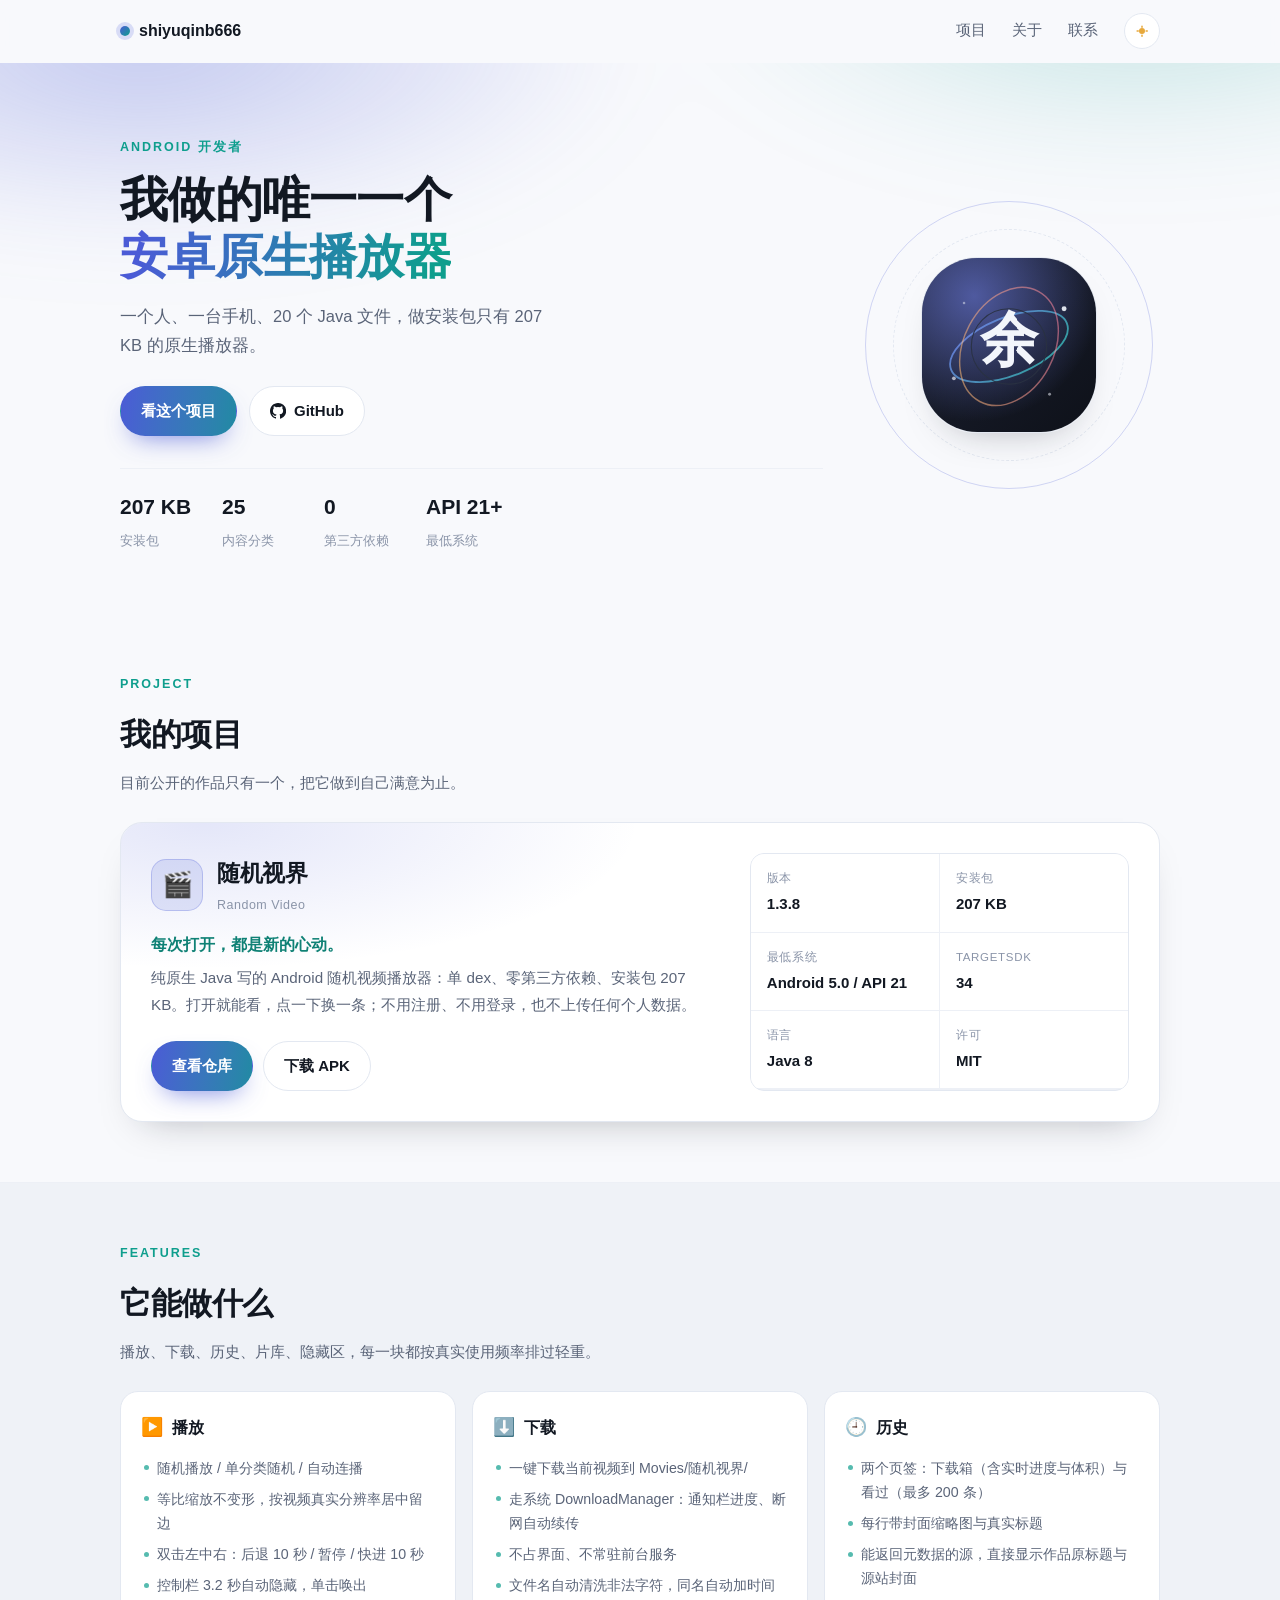
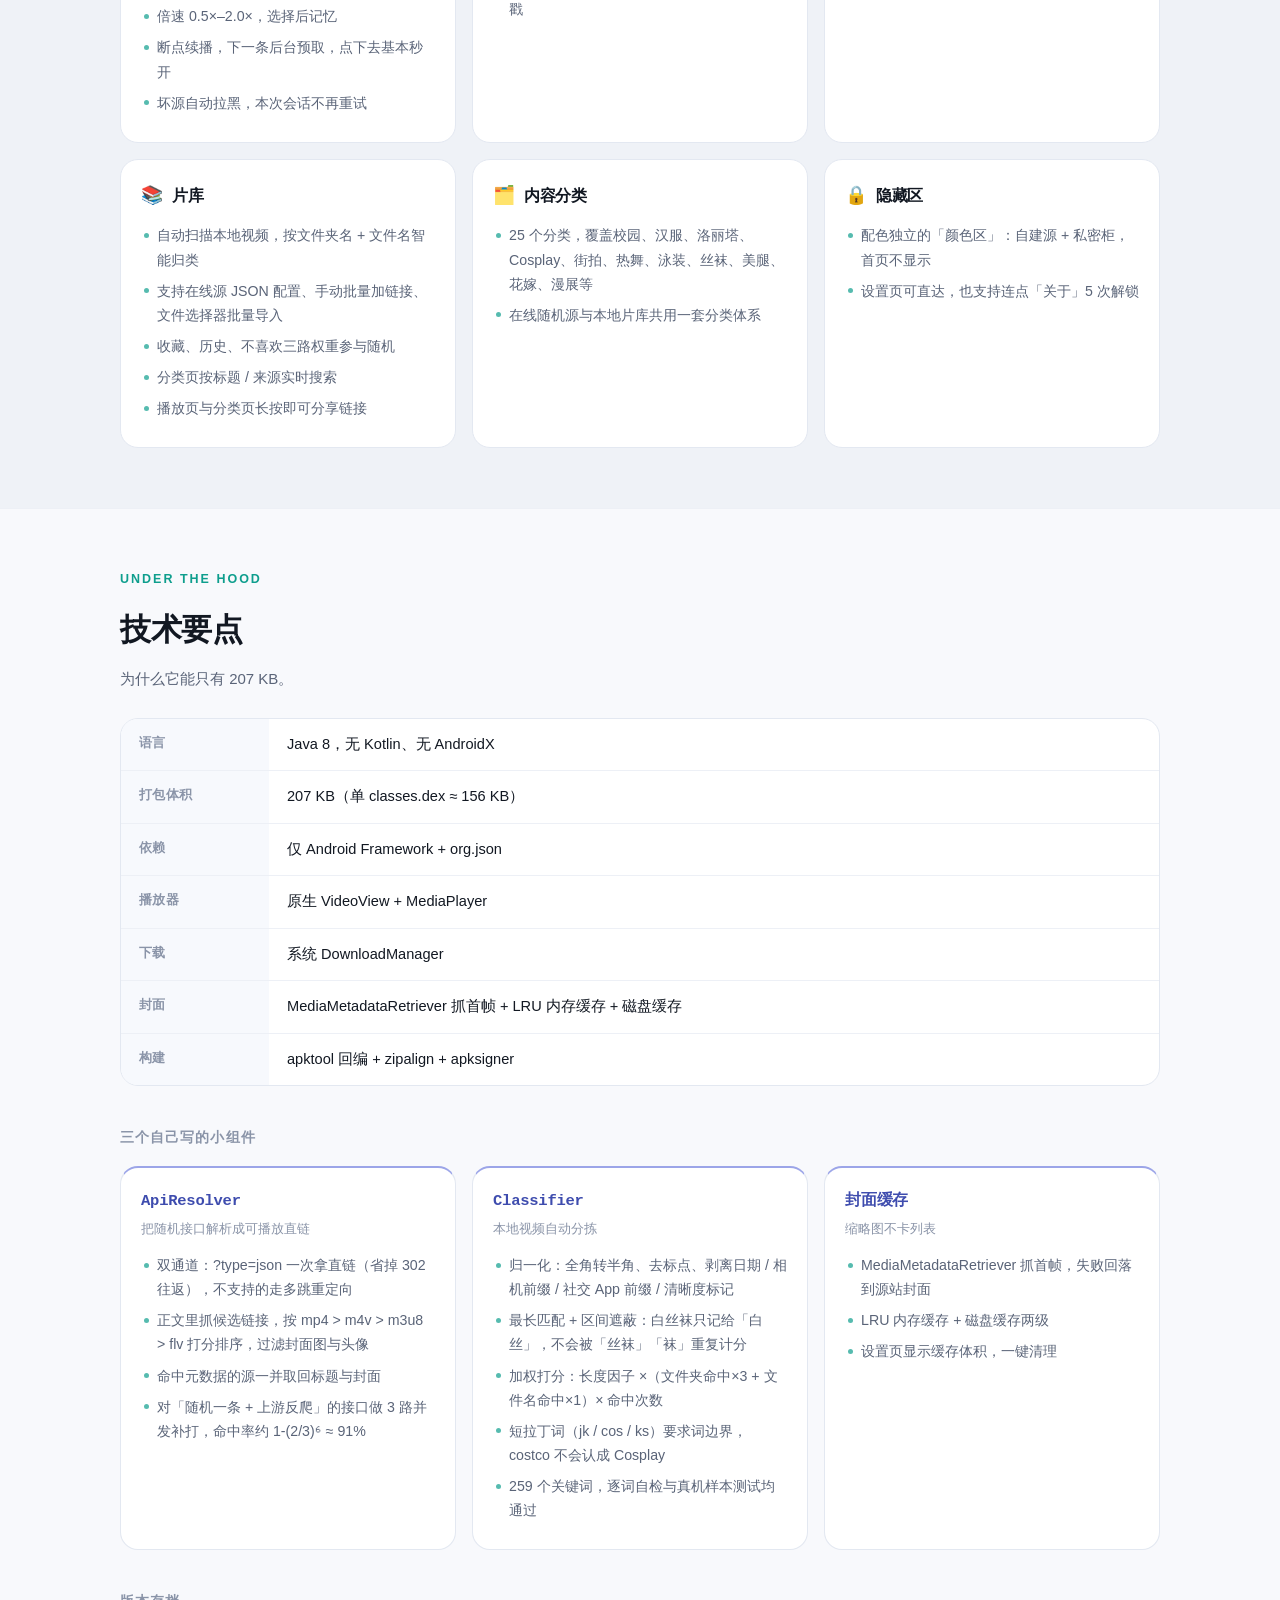
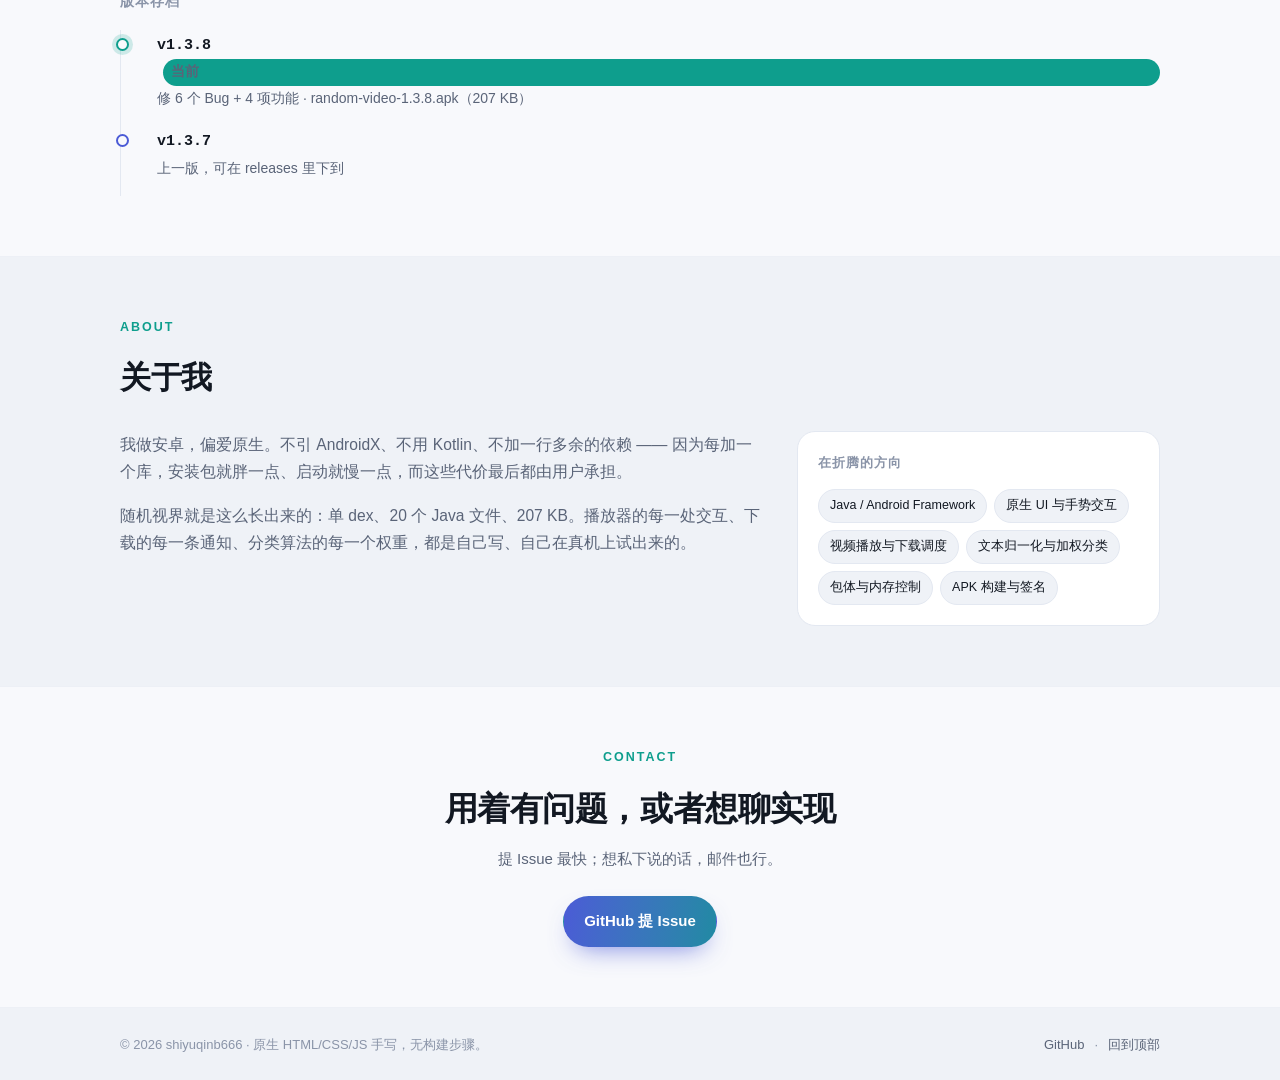
<file: index.html>
<!DOCTYPE html>
<html lang="zh-CN" data-theme="dark">
<head>
<meta charset="utf-8">
<meta name="viewport" content="width=device-width, initial-scale=1">
<title>随机视界 · 一个 207 KB 的安卓原生播放器</title>
<meta name="description" content="随机视界（Random Video）：纯原生 Java 写的安卓随机视频播放器，单 dex、零第三方依赖、安装包 207 KB。">
<meta name="theme-color" content="#0b0d12">
<meta property="og:type" content="website">
<meta property="og:title" content="随机视界 · 一个 207 KB 的安卓原生播放器">
<meta property="og:description" content="打开就能看，点一下换一条。不用注册、不用登录、不上传任何个人数据。">
<meta property="og:image" content="assets/img/avatar.svg">
<link rel="icon" href="assets/img/favicon.svg" type="image/svg+xml">
<link rel="stylesheet" href="assets/css/style.css">
</head>
<body>
<a class="skip" href="#project">跳到项目</a>

<header class="nav" id="nav">
  <div class="wrap nav-inner">
    <a class="brand" href="#top">
      <span class="brand-dot"></span>
      <span id="brandName">我的作品集</span>
    </a>
    <nav class="nav-links" aria-label="主导航">
      <a href="#project">项目</a>
      <a href="#about">关于</a>
      <a href="#contact">联系</a>
    </nav>
    <button class="theme-btn" id="themeBtn" type="button" aria-label="切换主题" title="深色 / 浅色">
      <svg viewBox="0 0 24 24" width="18" height="18" aria-hidden="true"><path class="sun" d="M12 4.5a1 1 0 0 1 1 1V7a1 1 0 1 1-2 0V5.5a1 1 0 0 1 1-1Zm0 12a1 1 0 0 1 1 1v1.5a1 1 0 1 1-2 0V17.5a1 1 0 0 1 1-1ZM4.5 12a1 1 0 0 1 1-1H7a1 1 0 1 1 0 2H5.5a1 1 0 0 1-1-1Zm12 0a1 1 0 0 1 1-1h1.5a1 1 0 1 1 0 2H17.5a1 1 0 0 1-1-1ZM12 8a4 4 0 1 0 0 8 4 4 0 0 0 0-8Z"/></svg>
    </button>
  </div>
</header>

<main id="top">
  <!-- ================= HERO ================= -->
  <section class="hero">
    <div class="hero-glow" aria-hidden="true"></div>
    <div class="wrap hero-inner">
      <div class="hero-text">
        <p class="eyebrow" id="heroRole">Android 开发者</p>
        <h1 class="hero-title">我做的唯一一个<br><span class="grad">安卓原生播放器</span></h1>
        <p class="hero-sub" id="heroTagline">一个人、一台手机、20 个 Java 文件，做安装包只有 207 KB 的原生播放器。</p>
        <div class="hero-actions">
          <a class="btn btn-primary" href="#project">看这个项目</a>
          <a class="btn btn-ghost" id="ghBtn" href="#" hidden target="_blank" rel="noopener">
            <svg viewBox="0 0 16 16" width="16" height="16" aria-hidden="true"><path fill="currentColor" d="M8 0C3.58 0 0 3.58 0 8c0 3.54 2.29 6.53 5.47 7.59.4.07.55-.17.55-.38v-1.33c-2.23.48-2.7-1.07-2.7-1.07-.36-.92-.89-1.17-.89-1.17-.73-.5.05-.49.05-.49.8.06 1.23.82 1.23.82.72 1.23 1.88.87 2.34.67.07-.52.28-.87.51-1.07-1.78-.2-3.64-.89-3.64-3.95 0-.87.31-1.59.82-2.15-.08-.2-.36-1.02.08-2.12 0 0 .67-.21 2.2.82a7.6 7.6 0 0 1 4 0c1.53-1.03 2.2-.82 2.2-.82.44 1.1.16 1.92.08 2.12.51.56.82 1.28.82 2.15 0 3.07-1.87 3.75-3.65 3.95.29.25.54.73.54 1.48v2.2c0 .21.15.46.55.38A8 8 0 0 0 8 0Z"/></svg>
            GitHub
          </a>
        </div>
        <ul class="hero-stats" id="heroStats"></ul>
      </div>
      <div class="hero-art" aria-hidden="true">
        <div class="ring ring-1"></div>
        <div class="ring ring-2"></div>
        <img class="avatar" src="assets/img/avatar.svg" alt="" width="200" height="200">
      </div>
    </div>
  </section>

  <!-- ================= 项目 ================= -->
  <section class="section" id="project">
    <div class="wrap">
      <div class="section-head">
        <div>
          <p class="eyebrow">Project</p>
          <h2>我的项目</h2>
          <p class="section-sub">目前公开的作品只有一个，把它做到自己满意为止。</p>
        </div>
      </div>

      <article class="showcase reveal">
        <div class="show-left">
          <div class="show-badge">
            <span class="show-emoji" id="pEmoji">🎬</span>
            <div>
              <h3 id="pName">随机视界</h3>
              <p id="pEn">Random Video</p>
            </div>
          </div>
          <p class="show-tagline" id="pTagline"></p>
          <p class="show-desc" id="pDesc"></p>
          <div class="show-actions">
            <a class="btn btn-primary" id="repoBtn" href="#" hidden target="_blank" rel="noopener">查看仓库</a>
            <a class="btn btn-ghost" id="dlBtn" href="#" hidden target="_blank" rel="noopener">下载 APK</a>
          </div>
        </div>
        <dl class="facts" id="pFacts"></dl>
      </article>
    </div>
  </section>

  <!-- ================= 功能 ================= -->
  <section class="section section-alt" id="features">
    <div class="wrap">
      <div class="section-head">
        <div>
          <p class="eyebrow">Features</p>
          <h2>它能做什么</h2>
          <p class="section-sub">播放、下载、历史、片库、隐藏区，每一块都按真实使用频率排过轻重。</p>
        </div>
      </div>
      <div class="feat-grid" id="featGrid"></div>
    </div>
  </section>

  <!-- ================= 技术 ================= -->
  <section class="section" id="tech">
    <div class="wrap">
      <div class="section-head">
        <div>
          <p class="eyebrow">Under the hood</p>
          <h2>技术要点</h2>
          <p class="section-sub">为什么它能只有 207 KB。</p>
        </div>
      </div>
      <div class="tech-wrap reveal">
        <table class="tech-table" id="techTable"></table>
      </div>

      <h3 class="sub-title">三个自己写的小组件</h3>
      <div class="mod-grid" id="modGrid"></div>

      <h3 class="sub-title">版本存档</h3>
      <ol class="timeline" id="buildList"></ol>
    </div>
  </section>

  <!-- ================= 关于 ================= -->
  <section class="section section-alt" id="about">
    <div class="wrap">
      <div class="section-head">
        <div>
          <p class="eyebrow">About</p>
          <h2>关于我</h2>
        </div>
      </div>
      <div class="about-grid">
        <div class="about-text" id="bioBox"></div>
        <aside class="about-side">
          <h3>在折腾的方向</h3>
          <ul class="chips" id="focusBox"></ul>
        </aside>
      </div>
    </div>
  </section>

  <!-- ================= 联系 ================= -->
  <section class="section" id="contact">
    <div class="wrap contact">
      <p class="eyebrow">Contact</p>
      <h2>用着有问题，或者想聊实现</h2>
      <p class="section-sub">提 Issue 最快；想私下说的话，邮件也行。</p>
      <div class="contact-actions">
        <a class="btn btn-primary" id="issueBtn" href="#" hidden target="_blank" rel="noopener">GitHub 提 Issue</a>
        <a class="btn btn-ghost" id="mailBtn" href="#" hidden>发邮件</a>
      </div>
    </div>
  </section>
</main>

<footer class="footer">
  <div class="wrap footer-inner">
    <p>© <span id="year"></span> <span id="footName">我的作品集</span> · 原生 HTML/CSS/JS 手写，无构建步骤。</p>
    <p class="footer-links">
      <a id="ghBtn2" href="#" hidden target="_blank" rel="noopener">GitHub</a>
      <span aria-hidden="true">·</span>
      <a href="#top">回到顶部</a>
    </p>
  </div>
</footer>

<script src="assets/js/projects.js"></script>
<script src="assets/js/app.js"></script>
</body>
</html>
</file>
<file: assets/css/style.css>
/* ============================================================
   随机视界 · 作品集站点样式
   手写 CSS，无框架、无构建
   ============================================================ */

:root {
  --bg: #0b0d12;
  --bg-soft: #10131b;
  --card: #141821;
  --card-2: #171c26;
  --line: #232936;
  --line-soft: #1a1f2a;
  --text: #e8ecf4;
  --muted: #97a2b6;
  --dim: #6b7688;
  --brand: #7c8cff;
  --brand-2: #35d6c4;
  --shadow: 0 20px 44px -24px rgba(0, 0, 0, .85);
  --radius: 18px;
  --maxw: 1080px;
}

html[data-theme="light"] {
  --bg: #f8f9fc;
  --bg-soft: #eff2f7;
  --card: #ffffff;
  --card-2: #f7f9fd;
  --line: #e3e8f1;
  --line-soft: #edf0f6;
  --text: #121822;
  --muted: #5a6478;
  --dim: #8a94a8;
  --brand: #4b5bd6;
  --brand-2: #0e9e8d;
  --shadow: 0 18px 38px -24px rgba(18, 24, 34, .35);
}

* { box-sizing: border-box; }
html { scroll-behavior: smooth; -webkit-text-size-adjust: 100%; }

body {
  margin: 0;
  background: var(--bg);
  color: var(--text);
  font: 16px/1.75 -apple-system, BlinkMacSystemFont, "Segoe UI", "PingFang SC",
        "Hiragino Sans GB", "Microsoft YaHei", "Noto Sans SC", sans-serif;
  -webkit-font-smoothing: antialiased;
  overflow-x: hidden;
}

img { max-width: 100%; display: block; }
a { color: inherit; text-decoration: none; }
h1, h2, h3, h4 { letter-spacing: -.015em; }

.wrap { width: 100%; max-width: var(--maxw); margin: 0 auto; padding: 0 20px; }

.skip {
  position: absolute; left: -9999px; top: 0; z-index: 99;
  background: var(--brand); color: #fff; padding: 10px 16px; border-radius: 0 0 8px 0;
}
.skip:focus { left: 0; }

/* ---------------- 导航 ---------------- */
.nav {
  position: sticky; top: 0; z-index: 40;
  background: color-mix(in srgb, var(--bg) 80%, transparent);
  backdrop-filter: saturate(160%) blur(14px);
  -webkit-backdrop-filter: saturate(160%) blur(14px);
  border-bottom: 1px solid transparent;
  transition: border-color .25s ease, background .25s ease;
}
.nav.scrolled { border-bottom-color: var(--line); }
.nav-inner { display: flex; align-items: center; gap: 14px; height: 62px; }

.brand { display: flex; align-items: center; gap: 9px; font-weight: 650; }
.brand-dot {
  width: 10px; height: 10px; border-radius: 50%;
  background: linear-gradient(135deg, var(--brand), var(--brand-2));
  box-shadow: 0 0 0 4px color-mix(in srgb, var(--brand) 18%, transparent);
}
.nav-links { margin-left: auto; display: flex; gap: 2px; }
.nav-links a {
  padding: 7px 12px; border-radius: 999px;
  color: var(--muted); font-size: 14.5px;
  transition: color .2s, background .2s;
}
.nav-links a:hover { color: var(--text); background: var(--line-soft); }

.theme-btn {
  display: grid; place-items: center;
  width: 36px; height: 36px; border-radius: 50%;
  border: 1px solid var(--line); background: var(--card);
  color: var(--muted); cursor: pointer;
  transition: color .2s, border-color .2s, transform .25s;
}
.theme-btn:hover { color: var(--text); border-color: var(--dim); transform: rotate(18deg); }
.theme-btn .sun { fill: currentColor; }
html[data-theme="light"] .theme-btn .sun { fill: #e7a83b; }

/* ---------------- Hero ---------------- */
.hero { position: relative; padding: 74px 0 60px; overflow: hidden; }
.hero-glow {
  position: absolute; inset: -45% -15% auto -15%; height: 520px; pointer-events: none;
  background:
    radial-gradient(42% 52% at 20% 44%, color-mix(in srgb, var(--brand) 32%, transparent), transparent 72%),
    radial-gradient(38% 48% at 80% 32%, color-mix(in srgb, var(--brand-2) 24%, transparent), transparent 72%);
  filter: blur(48px);
}
.hero-inner {
  position: relative;
  display: grid; grid-template-columns: 1.4fr .6fr;
  gap: 36px; align-items: center;
}

.eyebrow {
  margin: 0 0 12px; font-size: 12.5px; font-weight: 650;
  letter-spacing: .16em; text-transform: uppercase; color: var(--brand-2);
}
.hero-title {
  margin: 0 0 16px; font-size: clamp(28px, 5.2vw, 48px);
  line-height: 1.2; font-weight: 760;
}
.grad {
  background: linear-gradient(100deg, var(--brand) 6%, var(--brand-2) 94%);
  -webkit-background-clip: text; background-clip: text; color: transparent;
}
.hero-sub { margin: 0 0 26px; max-width: 46ch; color: var(--muted); font-size: 16.5px; }

.hero-actions { display: flex; flex-wrap: wrap; gap: 12px; }
.btn {
  display: inline-flex; align-items: center; gap: 8px;
  padding: 11px 20px; border-radius: 999px;
  font-size: 15px; font-weight: 620; border: 1px solid transparent;
  transition: transform .18s ease, box-shadow .22s ease, background .2s, border-color .2s, color .2s;
}
.btn[hidden] { display: none; }
.btn:hover { transform: translateY(-2px); }
.btn-primary {
  background: linear-gradient(100deg, var(--brand), color-mix(in srgb, var(--brand-2) 70%, var(--brand)));
  color: #fff; box-shadow: 0 12px 26px -12px color-mix(in srgb, var(--brand) 76%, transparent);
}
.btn-ghost { background: var(--card); border-color: var(--line); color: var(--text); }
.btn-ghost:hover { border-color: var(--dim); background: var(--card-2); }

.hero-stats {
  list-style: none; display: flex; flex-wrap: wrap; gap: 26px;
  margin: 32px 0 0; padding: 20px 0 0; border-top: 1px solid var(--line-soft);
}
.hero-stats li { min-width: 76px; }
.hero-stats b { display: block; font-size: 21px; font-weight: 720; }
.hero-stats span { font-size: 12.5px; color: var(--dim); }

.hero-art { position: relative; display: grid; place-items: center; min-height: 220px; }
.avatar {
  position: relative; z-index: 2;
  width: 176px; height: 176px; border-radius: 32%;
  border: 1px solid var(--line); box-shadow: var(--shadow);
}
.ring { position: absolute; border-radius: 50%; border: 1px dashed var(--line); animation: spin 28s linear infinite; }
.ring-1 { width: 232px; height: 232px; }
.ring-2 {
  width: 288px; height: 288px; border-style: solid;
  border-color: color-mix(in srgb, var(--brand) 24%, transparent);
  animation-duration: 44s; animation-direction: reverse;
}
@keyframes spin { to { transform: rotate(360deg); } }

/* ---------------- 区块 ---------------- */
.section { padding: 60px 0; }
.section-alt { background: var(--bg-soft); border-block: 1px solid var(--line-soft); }
.section-head { display: flex; justify-content: space-between; align-items: end; gap: 20px; flex-wrap: wrap; margin-bottom: 26px; }
.section h2 { margin: 0; font-size: clamp(23px, 3.4vw, 31px); font-weight: 730; }
.section-sub { margin: 8px 0 0; color: var(--muted); font-size: 15px; }
.sub-title { margin: 40px 0 16px; font-size: 13.5px; letter-spacing: .08em; text-transform: uppercase; color: var(--dim); }

/* ---------------- 项目主卡 ---------------- */
.showcase {
  display: grid; grid-template-columns: 1.5fr 1fr; gap: 30px;
  padding: 30px; border-radius: 22px;
  background: var(--card); border: 1px solid var(--line);
  box-shadow: var(--shadow); position: relative; overflow: hidden;
}
.showcase::before {
  content: ""; position: absolute; inset: 0; pointer-events: none;
  background: radial-gradient(60% 70% at 8% 0%, color-mix(in srgb, var(--brand) 15%, transparent), transparent 70%);
}
.show-left { position: relative; }
.show-badge { display: flex; align-items: center; gap: 14px; margin-bottom: 6px; }
.show-emoji {
  display: grid; place-items: center; width: 52px; height: 52px; flex: 0 0 52px;
  font-size: 25px; border-radius: 15px;
  background: color-mix(in srgb, var(--brand) 14%, transparent);
  border: 1px solid color-mix(in srgb, var(--brand) 26%, transparent);
}
.show-badge h3 { margin: 0; font-size: 23px; font-weight: 730; }
.show-badge p { margin: 2px 0 0; font-size: 12.5px; letter-spacing: .04em; color: var(--dim); }
.show-tagline { margin: 14px 0 6px; font-size: 16px; font-weight: 600; color: color-mix(in srgb, var(--brand-2) 78%, var(--text)); }
.show-desc { margin: 0 0 22px; color: var(--muted); font-size: 15.2px; }
.show-actions { display: flex; flex-wrap: wrap; gap: 10px; }

.facts {
  margin: 0; display: grid; grid-template-columns: 1fr 1fr; gap: 1px;
  align-content: start; background: var(--line-soft); border: 1px solid var(--line);
  border-radius: 14px; overflow: hidden;
}
.facts > div { background: var(--card); padding: 14px 16px; }
.facts dt { font-size: 11.5px; letter-spacing: .06em; color: var(--dim); text-transform: uppercase; }
.facts dd { margin: 3px 0 0; font-size: 15px; font-weight: 640; }

/* ---------------- 功能卡 ---------------- */
.feat-grid { display: grid; grid-template-columns: repeat(auto-fill, minmax(280px, 1fr)); gap: 16px; }
.feat {
  padding: 20px; border-radius: var(--radius);
  background: var(--card); border: 1px solid var(--line);
  transition: border-color .22s, transform .22s, box-shadow .22s;
}
.feat:hover { transform: translateY(-3px); border-color: color-mix(in srgb, var(--brand) 40%, var(--line)); box-shadow: var(--shadow); }
.feat h3 { display: flex; align-items: center; gap: 9px; margin: 0 0 12px; font-size: 16px; font-weight: 680; }
.feat-ico { font-size: 18px; }
.feat ul, .mod ul { margin: 0; padding: 0; list-style: none; }
.feat li, .mod li {
  position: relative; padding-left: 16px; margin-bottom: 7px;
  color: var(--muted); font-size: 14.2px; line-height: 1.7;
}
.feat li::before, .mod li::before {
  content: ""; position: absolute; left: 3px; top: .68em;
  width: 5px; height: 5px; border-radius: 50%;
  background: color-mix(in srgb, var(--brand-2) 70%, transparent);
}

/* ---------------- 技术表 ---------------- */
.tech-wrap {
  border: 1px solid var(--line); border-radius: var(--radius);
  background: var(--card); overflow: hidden;
}
.tech-table { width: 100%; border-collapse: collapse; font-size: 14.6px; }
.tech-table tr + tr { border-top: 1px solid var(--line-soft); }
.tech-table th {
  width: 148px; text-align: left; padding: 13px 18px; vertical-align: top;
  color: var(--dim); font-weight: 600; font-size: 13px; letter-spacing: .03em;
  background: var(--card-2); white-space: nowrap;
}
.tech-table td { padding: 13px 18px; color: var(--text); }
.tech-table tr:hover td { background: color-mix(in srgb, var(--brand) 4%, transparent); }

/* ---------------- 组件卡 ---------------- */
.mod-grid { display: grid; grid-template-columns: repeat(auto-fill, minmax(290px, 1fr)); gap: 16px; }
.mod {
  padding: 20px; border-radius: var(--radius);
  background: var(--card); border: 1px solid var(--line);
  border-top: 2px solid color-mix(in srgb, var(--brand) 55%, transparent);
}
.mod h4 { margin: 0 0 3px; font-size: 15.5px; font-family: ui-monospace, SFMono-Regular, Menlo, monospace; color: color-mix(in srgb, var(--brand) 78%, var(--text)); }
.mod-sub { margin: 0 0 12px; font-size: 13px; color: var(--dim); }

/* ---------------- 时间线 ---------------- */
.timeline { list-style: none; margin: 0; padding: 0 0 0 20px; border-left: 1px solid var(--line); }
.timeline li { position: relative; padding: 0 0 16px 16px; }
.timeline li::before {
  content: ""; position: absolute; left: -25px; top: 8px;
  width: 9px; height: 9px; border-radius: 50%;
  background: var(--bg); border: 2px solid var(--brand);
}
.timeline li.now::before { border-color: var(--brand-2); box-shadow: 0 0 0 4px color-mix(in srgb, var(--brand-2) 18%, transparent); }
.timeline b { font-size: 15px; font-weight: 680; font-family: ui-monospace, SFMono-Regular, Menlo, monospace; }
.timeline span { display: block; color: var(--muted); font-size: 14px; }
.pill {
  display: inline-block; margin-left: 6px; padding: 1px 8px;
  font-size: 11px; font-weight: 650; border-radius: 999px; vertical-align: 2px;
  color: #06231f; background: var(--brand-2); font-family: inherit;
}

/* ---------------- 关于 ---------------- */
.about-grid { display: grid; grid-template-columns: 1.6fr .9fr; gap: 32px; }
.about-text p { margin: 0 0 16px; color: var(--muted); font-size: 15.6px; }
.about-side { padding: 20px; border-radius: var(--radius); background: var(--card); border: 1px solid var(--line); }
.about-side h3 { margin: 0 0 14px; font-size: 13px; letter-spacing: .07em; text-transform: uppercase; color: var(--dim); }
.chips { list-style: none; margin: 0; padding: 0; display: flex; flex-wrap: wrap; gap: 7px; }
.chips li {
  font-size: 12.5px; padding: 5px 11px; border-radius: 999px;
  border: 1px solid var(--line); background: var(--bg-soft); color: var(--text);
}

/* ---------------- 联系 / 页脚 ---------------- */
.contact { text-align: center; max-width: 640px; }
.contact h2 { font-size: clamp(23px, 4vw, 33px); }
.contact-actions { display: flex; gap: 12px; justify-content: center; flex-wrap: wrap; margin-top: 24px; }

.footer { border-top: 1px solid var(--line-soft); padding: 26px 0; background: var(--bg-soft); }
.footer-inner { display: flex; justify-content: space-between; gap: 14px; flex-wrap: wrap; color: var(--dim); font-size: 13px; }
.footer-inner p { margin: 0; }
.footer-links { display: flex; gap: 10px; }
.footer-links a { color: var(--muted); }
.footer-links a:hover { color: var(--brand-2); }
.footer-links a[hidden] { display: none; }

/* ---------------- 动画 ---------------- */
.reveal { opacity: 0; transform: translateY(16px); transition: opacity .55s ease, transform .55s ease; }
.reveal.in { opacity: 1; transform: none; }

@media (prefers-reduced-motion: reduce) {
  html { scroll-behavior: auto; }
  .ring { animation: none; }
  .reveal { opacity: 1; transform: none; transition: none; }
  .btn, .feat { transition: none; }
}

/* ---------------- 响应式 ---------------- */
@media (max-width: 900px) {
  .hero-inner { grid-template-columns: 1fr; gap: 24px; }
  .hero-art { order: -1; min-height: 170px; }
  .avatar { width: 124px; height: 124px; border-radius: 28%; }
  .ring-1 { width: 168px; height: 168px; }
  .ring-2 { width: 208px; height: 208px; }
  .showcase { grid-template-columns: 1fr; gap: 22px; padding: 24px; }
  .about-grid { grid-template-columns: 1fr; }
  .hero { padding: 44px 0 38px; }
  .section { padding: 44px 0; }
}

@media (max-width: 560px) {
  body { font-size: 15.5px; }
  .nav-links a { padding: 6px 9px; font-size: 13.5px; }
  .hero-title { font-size: 26px; }
  .hero-stats { gap: 18px; }
  .facts { grid-template-columns: 1fr 1fr; }
  .tech-table th { width: 92px; padding: 11px 12px; font-size: 12px; }
  .tech-table td { padding: 11px 12px; font-size: 13.6px; }
  .feat, .mod { padding: 17px; }
  .timeline { padding-left: 16px; }
  .footer-inner { justify-content: center; text-align: center; }
}
</file>
